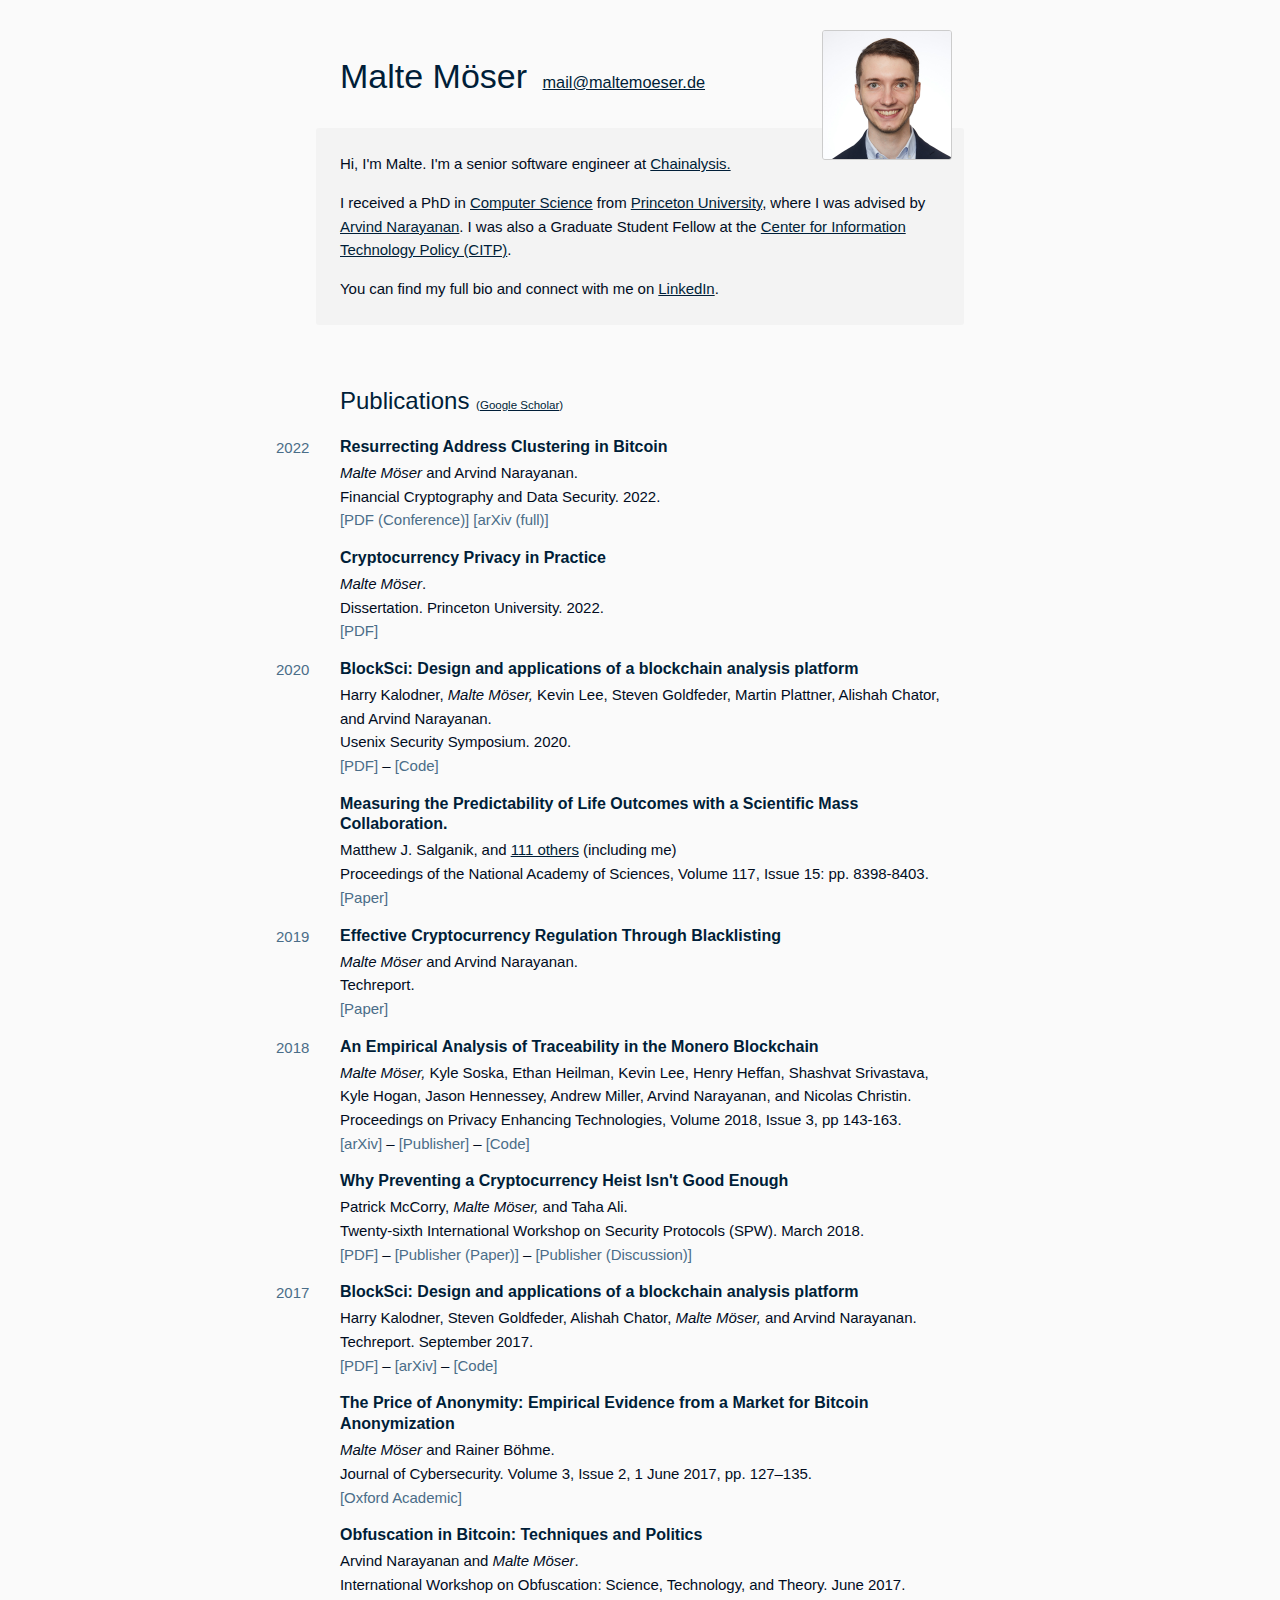
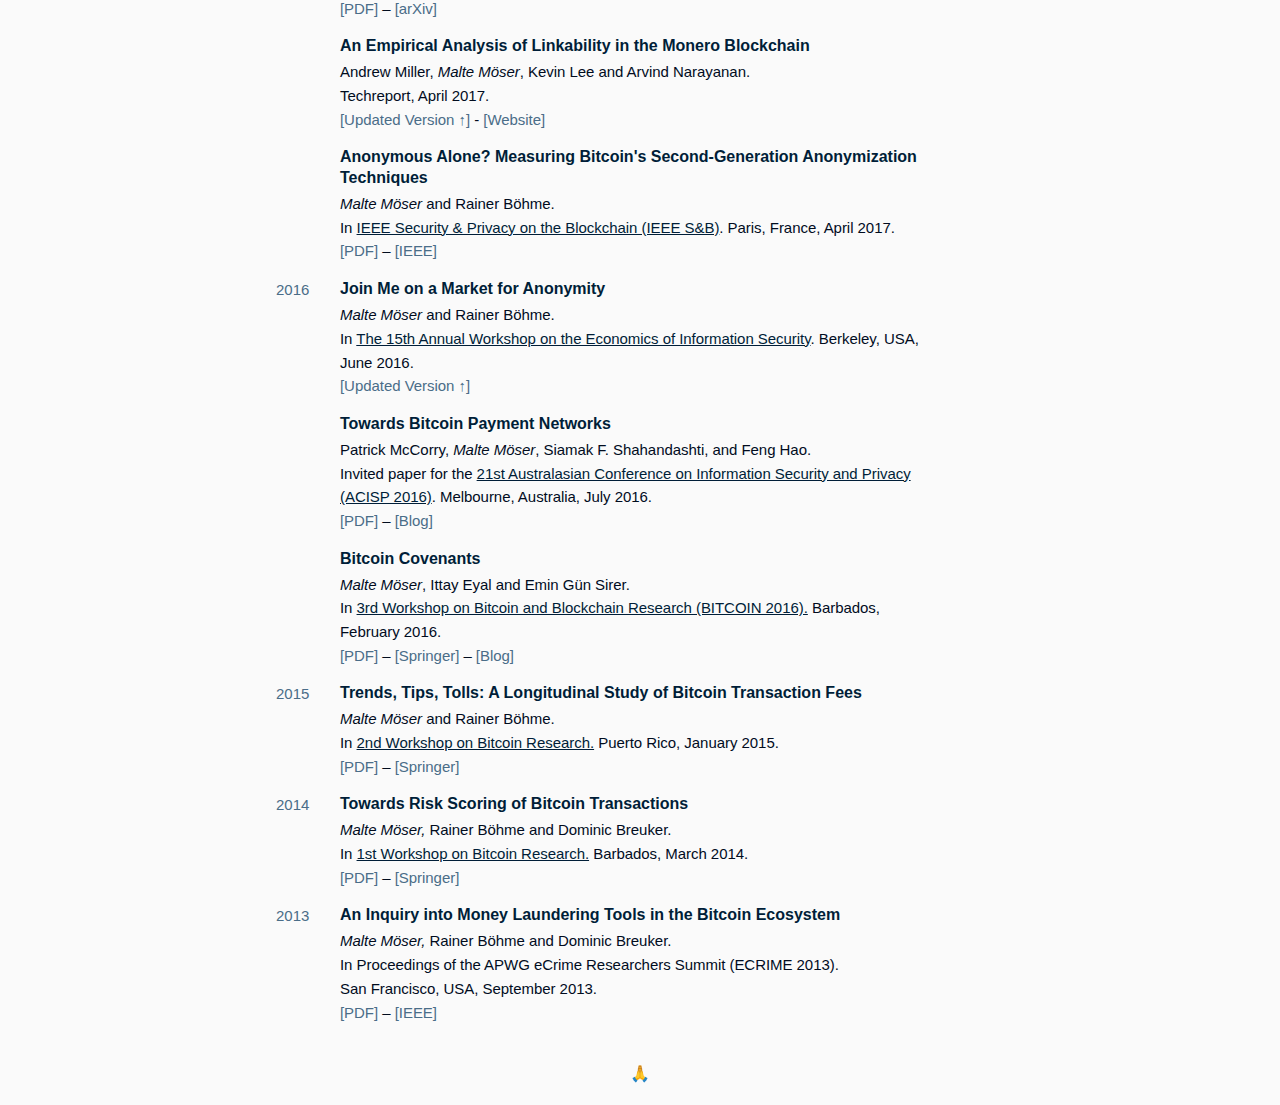
<file: index.htm>
<!DOCTYPE html>
<html lang="en">
<head>
    <!-- Hello there! :) -->
    <meta charset="utf-8">
    <title>Malte Möser</title>
    <meta name="viewport" content="width=device-width, initial-scale=1.0">
    <meta name="description" content="Malte Möser is a senior software engineer at Chainalysis.">
    <meta name="robots" content="index, follow, noarchive">
    <link href="style.css" rel="stylesheet">
</head>
<body>
    <div class="container">
        <header>
            <img src="profilepicture.jpg" alt="Profile picture" class="profile" />
            <h1>Malte Möser <small><a title="mail@maltemoeser.de" href="mailto:mail@maltemoeser.de">mail@maltemoeser.de</a></small></h1>
        </header>

        <section class="highlight">
            <p>
                Hi, I'm Malte. I'm a senior software engineer at <a href="https://www.chainalysis.com/">Chainalysis.</a>
            </p>
            <p>
                I received a PhD in <a href="https://cs.princeton.edu" title="Computer Science at Princeton">Computer Science</a> from <a href="https://princeton.edu" title="Princeton University">Princeton University</a>, where I was advised by <a href="http://randomwalker.info/" title="Arvind Narayanan">Arvind Narayanan</a>. I was also a Graduate Student Fellow at the <a href="https://citp.princeton.edu" title="CITP">Center for Information Technology Policy (CITP)</a>.
            </p>
            <p>
                You can find my full bio and connect with me on <a href="https://www.linkedin.com/in/maltemoeser/">LinkedIn</a>.
            </p>
            </section>

            <section>
                <h2 id="publications">Publications <small>(<a href="https://scholar.google.com/citations?user=2C1TVqkAAAAJ&hl=en">Google Scholar</a>)</small></h2>


                <span class="year first">2022</span>
                <h3>Resurrecting Address Clustering in Bitcoin</h3>
                <p>
                    <em>Malte Möser</em> and Arvind Narayanan.<br />
                    <span class="location">Financial Cryptography and Data Security. 2022.</span><br />
                    <a class="action" href="http://fc22.ifca.ai/preproceedings/87.pdf">[PDF (Conference)]</a> <a class="action" href="https://arxiv.org/abs/2107.05749">[arXiv (full)]</a>
                </p>

                <h3>Cryptocurrency Privacy in Practice</h3>
                <p>
                    <em>Malte Möser</em>.<br />
                    <span class="location">Dissertation. Princeton University. 2022.</span><br />
                    <a class="action" href="http://arks.princeton.edu/ark:/88435/dsp01dj52w7839">[PDF]</a>
                </p>

                <span class="year">2020</span>
                <h3>BlockSci: Design and applications of a blockchain analysis platform</h3>
                <p>
                    Harry Kalodner, <em>Malte Möser,</em> Kevin Lee, Steven Goldfeder, Martin Plattner, Alishah Chator, and Arvind Narayanan.<br />
                    <span class="location">Usenix Security Symposium. 2020.</span><br />
                    <a class="action" href="https://www.usenix.org/system/files/sec20-kalodner.pdf">[PDF]</a> &ndash;
                    <a class="action" href="https://github.com/citp/blocksci">[Code]</a>
                </p>

                <h3>Measuring the Predictability of Life Outcomes with a Scientiﬁc Mass Collaboration.</h3>
                <p>
                    Matthew J. Salganik, and <a href="https://www.pnas.org/content/117/15/8398">111 others</a> (including me)<br />
                    <span class="location">Proceedings of the National Academy of Sciences, Volume 117, Issue 15: pp. 8398-8403.</span></br />
                    <a class="action" href="https://www.pnas.org/content/117/15/8398">[Paper]</a>
                </p>

                <span class="year">2019</span>

                <h3 id="blacklisting-regulation">Effective Cryptocurrency Regulation Through Blacklisting</h3>
                <p>
                    <em>Malte Möser</em> and Arvind Narayanan.<br />
                    <span class="location">Techreport.</span><br />
                    <a class="action" href="https://maltemoeser.de/paper/blacklisting-regulation.pdf">[Paper]</a>
                </p>

                <span class="year">2018</span>

                <h3 id="monero-traceability">An Empirical Analysis of Traceability in the Monero Blockchain</h3>
                <p>
                    <em>Malte Möser,</em> Kyle Soska, Ethan Heilman, Kevin Lee, Henry Heffan, Shashvat Srivastava, Kyle Hogan, Jason Hennessey, Andrew Miller, Arvind Narayanan, and Nicolas Christin.<br />
                    <span class="location">Proceedings on Privacy Enhancing Technologies, Volume 2018, Issue 3, pp 143-163.</span><br />
                    <a class="action" href="https://arxiv.org/abs/1704.04299">[arXiv]</a> &ndash;
                    <a class="action" href="https://doi.org/10.1515/popets-2018-0025">[Publisher]</a> &ndash;
                    <a class="action" href="https://github.com/maltemoeser/moneropaper">[Code]</a>
                </p>

                <h3>Why Preventing a Cryptocurrency Heist Isn't Good Enough</h3>
                <p>
                    Patrick McCorry, <em>Malte Möser,</em> and Taha Ali.<br />
                    <span class="location">Twenty-sixth International Workshop on Security Protocols (SPW). March 2018.</span><br />
                    <a class="action" href="http://www0.cs.ucl.ac.uk/staff/P.McCorry/preventing-cryptocurrency-exchange.pdf">[PDF]</a> &ndash;
                    <a class="action" href="https://link.springer.com/chapter/10.1007/978-3-030-03251-7_27">[Publisher (Paper)]</a> &ndash;
                    <a class="action" href="https://link.springer.com/chapter/10.1007/978-3-030-03251-7_28">[Publisher (Discussion)]</a>
                </p>

                <span class="year">2017</span>
                <h3>BlockSci: Design and applications of a blockchain analysis platform</h3>
                <p>
                    Harry Kalodner, Steven Goldfeder, Alishah Chator, <em>Malte Möser,</em> and Arvind Narayanan.<br />
                    <span class="location">Techreport. September 2017.</span><br />
                    <a class="action" href="https://arxiv.org/pdf/1709.02489.pdf">[PDF]</a> &ndash;
                    <a class="action" href="https://arxiv.org/abs/1709.02489">[arXiv]</a> &ndash;
                    <a class="action" href="https://github.com/citp/blocksci">[Code]</a>
                </p>

                <h3 id="price-anonymity">The Price of Anonymity: Empirical Evidence from a Market for Bitcoin Anonymization</h3>
                <p>
                    <em>Malte Möser</em> and Rainer Böhme.<br />
                    <span class="location">Journal of Cybersecurity. Volume 3, Issue 2, 1 June 2017, pp. 127–135.</span><br />
                    <a class="action" href="https://academic.oup.com/cybersecurity/article/doi/10.1093/cybsec/tyx007/4057584/The-price-of-anonymity-empirical-evidence-from-a?guestAccessKey=71140065-7129-4fbd-90b2-cdb5b07319a0">[Oxford Academic]</a>
                </p>

                <h3>Obfuscation in Bitcoin: Techniques and Politics</h3>
                <p>
                    Arvind Narayanan and <em>Malte Möser</em>.<br />
                    <span class="location">International Workshop on Obfuscation: Science, Technology, and Theory. June 2017.</span><br />
                    <a class="action" href="https://arxiv.org/pdf/1706.05432.pdf">[PDF]</a> &ndash;
                    <a class="action" href="https://arxiv.org/abs/1706.05432">[arXiv]</a>
                </p>

                <h3>An Empirical Analysis of Linkability in the Monero Blockchain</h3>
                <p>
                    Andrew Miller, <em>Malte Möser</em>, Kevin Lee and Arvind Narayanan.<br />
                    <span class="location">Techreport, April 2017.</span><br />
                    <a class="action" href="#monero-traceability">[Updated Version &uarr;]</a> - <a class="action" href="http://monerolink.com">[Website]</a>
                </p>

                <h3>Anonymous Alone? Measuring Bitcoin's Second-Generation Anonymization Techniques</h3>
                <p>
                    <em>Malte Möser</em> and Rainer Böhme.<br />
                    <span class="location">In <a href="http://prosecco.gforge.inria.fr/ieee-blockchain2016/">IEEE Security &amp; Privacy on the Blockchain (IEEE S&amp;B)</a>. Paris, France, April 2017.</span><br />
                    <a class="action" href="http://informationsecurity.uibk.ac.at/pdfs/MB2017_AnonymousAlone.pdf">[PDF]</a> &ndash; <a class="action" href="http://ieeexplore.ieee.org/document/7966968/">[IEEE]</a>
                </p>

                <span class="year">2016</span>
                <h3>Join Me on a Market for Anonymity</h3>
                <p>
                    <em>Malte Möser</em> and Rainer Böhme.<br />
                    <span class="location">In <a href="http://weis2016.econinfosec.org">The 15th Annual Workshop on the Economics of Information Security</a>. Berkeley, USA, June 2016.</span>
                    <br />
                    <a class="action" href="#price-anonymity">[Updated Version &uarr;]</a>
                </p>

                <h3>Towards Bitcoin Payment Networks</h3>
                <p>
                    Patrick McCorry, <em>Malte Möser</em>, Siamak F. Shahandashti, and Feng Hao.<br />
                    <span class="location">Invited paper for the <a href="http://nsclab.org/acisp2016/" title="ACISP 2016">21st Australasian Conference on Information Security and Privacy (ACISP 2016)</a>. Melbourne, Australia, July 2016.</span>
                    <br />
                    <a class="action" href="http://homepages.cs.ncl.ac.uk/patrick.mc-corry/paymentnetworks.pdf">[PDF]</a> &ndash; <a class="action" href="https://blogs.ncl.ac.uk/security/2016/04/25/towards-bitcoin-payment-networks/">[Blog]</a>
                </p>

                <h3>Bitcoin Covenants</h3>
                <p>
                    <em>Malte Möser</em>, Ittay Eyal and Emin Gün Sirer.<br />
                    <span class="location">In <a href="http://fc16.ifca.ai/bitcoin/">3rd Workshop on Bitcoin and Blockchain Research (BITCOIN 2016).</a> Barbados, February 2016.</span>
                    <br />
                    <a class="action" href="https://maltemoeser.de/paper/covenants.pdf">[PDF]</a> &ndash; <a class="action" href="https://link.springer.com/chapter/10.1007/978-3-662-53357-4_9">[Springer]</a> &ndash; <a class="action" href="http://hackingdistributed.com/2016/02/26/how-to-implement-secure-bitcoin-vaults/">[Blog]</a>
                </p>

                <span class="year">2015</span>
                <h3>Trends, Tips, Tolls: A Longitudinal Study of Bitcoin Transaction Fees</h3>
                <p>
                    <em>Malte Möser</em> and Rainer Böhme.<br />
                    <span class="location">In <a href="http://fc15.ifca.ai/bitcoin/">2nd Workshop on Bitcoin Research.</a> Puerto Rico, January 2015.</span>
                    <br />
                    <a class="action" href="https://maltemoeser.de/paper/transaction-fees.pdf">[PDF]</a> &ndash; <a class="action" href="http://link.springer.com/chapter/10.1007/978-3-662-48051-9_2">[Springer]</a>
                </p>

                <span class="year">2014</span>
                <h3>Towards Risk Scoring of Bitcoin Transactions</h3>
                <p>
                    <em>Malte Möser,</em> Rainer Böhme and Dominic Breuker.<br />
                    <span class="location">In <a href="http://fc14.ifca.ai/bitcoin/">1st Workshop on Bitcoin Research.</a> Barbados, March 2014.</span><br />
                    <a class="action" href="https://maltemoeser.de/paper/risk-scoring.pdf">[PDF]</a> &ndash; <a class="action" href="http://link.springer.com/chapter/10.1007/978-3-662-44774-1_2">[Springer]</a>
                </p>

                <span class="year">2013</span>
                <h3>An Inquiry into Money Laundering Tools in the Bitcoin Ecosystem</h3>
                <p>
                    <em>Malte Möser,</em> Rainer Böhme and Dominic Breuker.<br />
                    <span class="location">In Proceedings of the APWG eCrime Researchers Summit (ECRIME 2013). San&nbsp;Francisco, USA, September 2013.</span><br />
                    <a class="action" href="https://maltemoeser.de/paper/money-laundering.pdf">[PDF]</a> &ndash; <a class="action" href="http://ieeexplore.ieee.org/xpls/abs_all.jsp?arnumber=6805780">[IEEE]</a>
                </p>

            </section>

            <!-- <section>
                <h2 id="teaching">Teaching</h2>

                <h3>Graduate Student Teaching Assistant Award</h3>
                <p>Department of Computer Science, Princeton University. June 2018.</p>

                <h3>COS 461: Computer Networks</h3>
                <p>Spring 2018, Princeton University, <a class="action" href="https://www.cs.princeton.edu/courses/archive/spring18/cos461/index.html">[Website]</a></p>

                <h3>COS 432: Information Security</h3>
                <p>Fall 2017, Princeton University, <a class="action" href="https://www.cs.princeton.edu/courses/archive/fall17/cos432/index.html">[Website]</a></p>
            </section>

            <section>
                <h2 id="talks">Talks</h2>

                <span class="year first">2020</span>
                <h3>BlockSci: Design and applications of a blockchain analysis platform</h3>
                <p><em>Usenix Security Symposium. </em>Virtual presentation. August 2020.</p>

                <span class="year">2019</span>

                <h3>Effective Cryptocurrency Regulation Through Blacklisting</h3>
                <p><em>UBRI Connect</em>, Berkeley, CA, USA. October 2019.</p>

                <h3>Towards Better Privacy With Monero</h3>
                <p><em><a href="https://blockchain.kcl.ac.uk/cryptocurrencyclass/">Cryptocurrencies and Distributed Ledger Class 2019</a></em>, King's College London, UK (Remote Talk). February 2019. <a class="action" href="https://maltemoeser.de/slides/2019-02-26-monero-lecture.pdf">[Slides]</a></p>

                <span class="year">2018</span>

                <h3>Towards Better Privacy With Monero</h3>
                <p><em><a href="https://www.ait.ac.at/en/about-the-ait/center/center-for-digital-safety-security/fairs-events/symposium-on-post-bitcoin-cryptocurrencies/">Symposium on Post-Bitcoin Cryptocurrencies</a></em>, Vienna, Austria. October 2018. <a class="action" href="https://maltemoeser.de/slides/2018-10-19-monero-privacy.pdf">[Slides]</a></p>

                <h3>An Empirical Analysis of Traceability in the Monero Blockchain</h3>
                <p><em><a href="https://www.petsymposium.org/2018/index.php">Privacy Enhancing Technologies Symposium (PETS)</a></em>, Barcelona, Spain. July 2018. <a class="action" href="https://maltemoeser.de/slides/2018-07-26-pets.pdf">[Slides]</a></p>

                <h3>Empirical Blockchain Analysis</h3>
                <p><em><a href="https://zicklincenter.wharton.upenn.edu/regtech/">Wharton Reg@Tech: Regulatory Approaches to Cryptocurrencies and Token Sales</a></em>, Wharton School, University of Pennsylvania, PA. March 2018.</p>

                <h3>Cryptocurrency privacy: research-based guidelines for protocol designers.</h3>
                <p><em><a href="https://cyber.stanford.edu/bpase18">Blockchain Protocol Analysis and Security Engineering (BPASE)</a></em>, Stanford University, CA. January 2018. <a class="action" href="https://www.youtube.com/watch?v=qpn9ICem5wk">[Video]</a></p>

                <span class="year">2017</span>

                <h3>Anonymous Alone? On the Anonymity of Cryptographic Currencies</h3>
                <p><em>Lunchtime Seminar,</em> Department of Computer Science, University of Innsbruck, Austria. December 2017.</p>

                <h3>Anonymous Alone? Measuring Bitcoin's Second-Generation Anonymization Techniques</h3>
                <p><em><a href="http://prosecco.gforge.inria.fr/ieee-blockchain2016/">IEEE Security &amp; Privacy on the Blockchain (IEEE S&amp;B)</a></em>, Paris, France. April 2017.</p>

                <h3>Obfuscation in Bitcoin: Techniques and Politics</h3>
                <p><em><a href="http://www.obfuscationworkshop.io/">International Workshop on Obfuscation,</a></em> New York City, NY. April 2017. Joint presentation with Arvind Narayanan.</p>

                <span class="year">2016</span>

                <h3>Join Me on a Market for Anonymity</h3>
                <p><em><a href="http://weis2016.econinfosec.org/">15th Annual Workshop on the Economics of Information Security,</a></em> Berkeley, CA. June 2016.</p>

                <h3>Bitcoin Covenants</h3>
                <p><em><a href="https://bitcoinschool.gr">IACR Summer School on Blockchain Technologies,</a></em> Corfu. May 2016.</p>

                <h3>Bitcoin Covenants</h3>
                <p><em><a href="http://fc16.ifca.ai/bitcoin/">3rd Workshop on Bitcoin and Blockchain Research,</a></em> Barbados. February 2016.</p>

                <span class="year">2015</span>

                <h3>Bitcoin im Visier: Herausforderungen und Potenziale kryptografischer Währungen</h3>
                <p><em>Deutsches Forschungsnetz (DFN).</em> Bonn, Germany. December 2015.</p>

                <h3>From Blockchain to Consensus: Design and Challenges of Cryptographic Currencies.</h3>
                <p><em>CoCo Seminar Series, University of Binghamton,</em> Binghamton, NY. October 2015. <a class="action" href="https://vimeo.com/143186595">[Video]</a></p>

                <h3>Trends, Tips, Tolls: A Longitudinal Study of Bitcoin Transaction Fees</h3>
                <p><em>2nd Workshop on Bitcoin Research,</em> Puerto Rico. January 2015.</p>

                <span class="year">2014</span>

                <h3>Bitcoin: Prinzipien und Herausforderungen.</h3>
                <p><em>Verbraucherzentrale Bundesverband,</em> Kassel, Germany. September 2014.</p>

                <h3>Towards Risk Scoring of Bitcoin Transactions</h3>
                <p><em>1st Workshop on Bitcoin Research,</em> Barbados. March 2014.</p>

                <span class="year">2013</span>

                <h3>Von Pseudonymität und Anonymität – kann man Bitcoins zurückverfolgen?</h3>
                <p><em>Bitcoin-Konferenz,</em> Cologne, Germany. October 2013.</p>

                <h3>An Inquiry into Money Laundering Tools in the Bitcoin Ecosystem</h3>
                <p><em>APWG eCrime Researchers Summit,</em> San Francisco, CA. September 2013.</p>

            </section> -->

            <!---
            <section>

            <h2>Articles &amp; Press</h2>

            <p>
                <a href="https://www.zukunftsinstitut.de/artikel/tup-digital/06-innovation-gap/01-longreads/bitcoin-auf-innovation-programmiert/">Bitcoin: Auf Innovation programmiert</a><br />
                Zukunftsinstitut, January 2016.
            </p>

            <p>
                <a href="http://bitcoinblog.de/2014/07/02/ich-glaube-dass-der-bitcoin-seine-nische-finden-wird/">Ich glaube, dass der Bitcoin seine Nische finden wird</a><br />
                BitcoinBlog.de, July 2014.
            </p>

            <p>
                <a href="http://ecrimeresearch.org/ecrimeblog/money-laundering-bitcoin">An Inquiry into Money Laundering Tools in the Bitcoin Ecosystem</a><br />
                APWG eCrime blog, July 2014.
            </p>

            <p>
                <a href="http://www.heise.de/newsticker/meldung/Bitcoin-Konferenz-in-Deutschland-Anonymitaet-und-E-Commerce-1984135.html">Bitcoin-Konferenz in Deutschland: Anonymität und E-Commerce</a><br />
                heise online, October 2013.
            </p>
        </section>
        -->

        <footer>
            🙏
        </footer>
    </div>
</body>
</html>
</file>
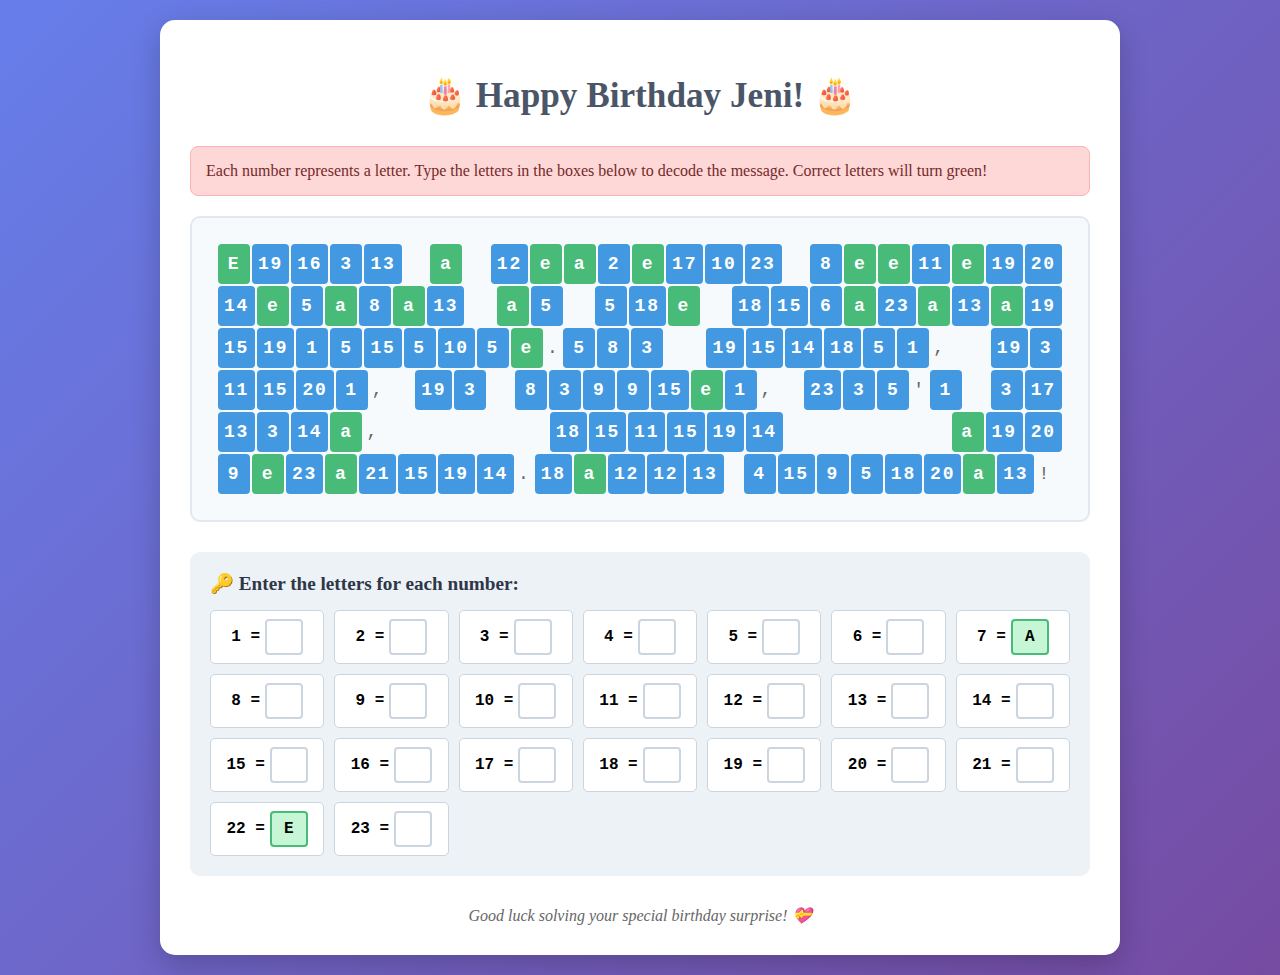
<file: birthday_puzzle.html>
<!DOCTYPE html>
<html lang="en">
<head>
    <meta charset="UTF-8">
    <meta name="viewport" content="width=device-width, initial-scale=1.0">
    <title>Birthday Message Puzzle</title>
    <style>
        body {
            font-family: 'Georgia', serif;
            background: linear-gradient(135deg, #667eea 0%, #764ba2 100%);
            min-height: 100vh;
            margin: 0;
            padding: 20px;
            display: flex;
            flex-direction: column;
            align-items: center;
        }
        
        .container {
            background: white;
            border-radius: 15px;
            padding: 30px;
            box-shadow: 0 10px 30px rgba(0,0,0,0.2);
            max-width: 900px;
            width: 100%;
        }
        
        h1 {
            text-align: center;
            color: #4a5568;
            margin-bottom: 30px;
            font-size: 2.2em;
        }
        
        .puzzle-text {
            font-family: 'Courier New', monospace;
            font-size: 18px;
            line-height: 2;
            background: #f7fafc;
            padding: 25px;
            border-radius: 10px;
            border: 2px solid #e2e8f0;
            margin-bottom: 30px;
            word-spacing: 0.3em;
            letter-spacing: 0.1em;
            text-align: justify;
        }
        
        .punctuation {
            display: inline-block;
            color: #666;
            font-weight: normal;
            padding: 2px 2px;
            margin: 1px;
        }
        
        .number {
            display: inline-block;
            background: #4299e1;
            color: white;
            padding: 2px 6px;
            border-radius: 4px;
            font-weight: bold;
            min-width: 20px;
            text-align: center;
            margin: 1px;
        }
        
        .letter {
            display: inline-block;
            background: #48bb78;
            color: white;
            padding: 2px 6px;
            border-radius: 4px;
            font-weight: bold;
            min-width: 20px;
            text-align: center;
            margin: 1px;
        }
        
        .space {
            display: inline-block;
            width: 15px;
        }
        
        .key-section {
            background: #edf2f7;
            padding: 20px;
            border-radius: 10px;
            margin-top: 20px;
        }
        
        .key-title {
            font-weight: bold;
            color: #2d3748;
            margin-bottom: 15px;
            font-size: 1.2em;
        }
        
        .key-grid {
            display: grid;
            grid-template-columns: repeat(auto-fit, minmax(100px, 1fr));
            gap: 10px;
            font-family: 'Courier New', monospace;
            font-weight: bold;
        }
        
        .key-item {
            background: white;
            padding: 8px;
            border-radius: 5px;
            text-align: center;
            border: 1px solid #cbd5e0;
            display: flex;
            align-items: center;
            justify-content: center;
            gap: 5px;
        }
        
        .key-input {
            width: 30px;
            height: 30px;
            text-align: center;
            border: 2px solid #cbd5e0;
            border-radius: 4px;
            font-family: 'Courier New', monospace;
            font-weight: bold;
            font-size: 16px;
            text-transform: uppercase;
        }
        
        .key-input.correct {
            background: #c6f6d5;
            border-color: #48bb78;
        }
        
        .key-input.incorrect {
            background: #fed7d7;
            border-color: #e53e3e;
        }
        
        .instructions {
            background: #fed7d7;
            border: 1px solid #feb2b2;
            border-radius: 8px;
            padding: 15px;
            margin-bottom: 20px;
            color: #742a2a;
        }
        
        .success-message {
            background: #c6f6d5;
            border: 1px solid #48bb78;
            border-radius: 8px;
            padding: 15px;
            margin-top: 20px;
            color: #276749;
            text-align: center;
            font-weight: bold;
            display: none;
        }
    </style>
</head>
<body>
    <div class="container">
        <h1>🎂 Happy Birthday Jeni! 🎂</h1>
        
        <div class="instructions">
            Each number represents a letter. Type the letters in the boxes below to decode the message. Correct letters will turn green!
        </div>
        
        <div class="puzzle-text" id="puzzleText">
            <!-- Puzzle will be populated by JavaScript -->
        </div>
        
        <div class="success-message" id="successMessage">
            🎉 Congratulations! You've solved the puzzle! 🎉
        </div>
        
        <div class="key-section">
            <div class="key-title">🔑 Enter the letters for each number:</div>
            <div class="key-grid" id="keyGrid">
                <!-- Key inputs will be populated by JavaScript -->
            </div>
        </div>
        
        <div style="text-align: center; margin-top: 30px; color: #666; font-style: italic;">
            Good luck solving your special birthday surprise! 💝
        </div>
    </div>

    <script>
        const message = "Enjoy a peaceful weekend getaway at the Himalayan Institute. Two nights, no kids, no worries, lot's of yoga, hiking and relaxing. Happy Birthday!";
        const revealedLetters = ['a', 'e']; // Letters that are shown from the start
        
        // Create mapping of letters to numbers
        const letterToNumber = {};
        const numberToLetter = {};
        const uniqueLetters = [...new Set(message.toLowerCase().replace(/[^a-z]/g, '').split(''))];
        
        // Create random number assignments for letters
        const availableNumbers = Array.from({length: uniqueLetters.length}, (_, i) => i + 1);
        // Shuffle the numbers randomly
        for (let i = availableNumbers.length - 1; i > 0; i--) {
            const j = Math.floor(Math.random() * (i + 1));
            [availableNumbers[i], availableNumbers[j]] = [availableNumbers[j], availableNumbers[i]];
        }
        
        uniqueLetters.forEach((letter, index) => {
            const number = availableNumbers[index];
            letterToNumber[letter] = number;
            numberToLetter[number] = letter;
        });
        
        // Track user guesses
        const userGuesses = {};
        
        // Initialize revealed letters
        revealedLetters.forEach(letter => {
            userGuesses[letterToNumber[letter]] = letter;
        });
        
        function renderPuzzle() {
            const puzzleDiv = document.getElementById('puzzleText');
            puzzleDiv.innerHTML = '';
            
            const sentences = message.split('. ');
            
            sentences.forEach((sentence, sentenceIndex) => {
                if (sentenceIndex > 0) {
                    // Add period and space from previous sentence
                    puzzleDiv.appendChild(createSpan('punctuation', '. '));
                }
                
                const words = sentence.split(' ');
                
                words.forEach((word, wordIndex) => {
                    const wordSpan = document.createElement('span');
                    wordSpan.style.whiteSpace = 'nowrap';
                    wordSpan.style.display = 'inline-block';
                    
                    for (let i = 0; i < word.length; i++) {
                        const char = word[i];
                        if (/[a-zA-Z]/.test(char)) {
                            const lowerChar = char.toLowerCase();
                            const number = letterToNumber[lowerChar];
                            
                            if (userGuesses[number]) {
                                // Show the letter (either revealed or correctly guessed)
                                wordSpan.appendChild(createSpan('letter', char === char.toUpperCase() ? userGuesses[number].toUpperCase() : userGuesses[number]));
                            } else {
                                // Show the number
                                wordSpan.appendChild(createSpan('number', number.toString()));
                            }
                        } else {
                            // Punctuation - use simpler style
                            wordSpan.appendChild(createSpan('punctuation', char));
                        }
                    }
                    
                    puzzleDiv.appendChild(wordSpan);
                    
                    // Add space after word (except for last word in sentence)
                    if (wordIndex < words.length - 1) {
                        puzzleDiv.appendChild(document.createTextNode(' '));
                    }
                });
            });
        }
        
        function createSpan(className, text) {
            const span = document.createElement('span');
            span.className = className;
            span.textContent = text;
            return span;
        }
        
        function renderKeyGrid() {
            const keyGrid = document.getElementById('keyGrid');
            keyGrid.innerHTML = '';
            
            // Get all numbers that appear in the puzzle (excluding punctuation)
            const numbersInPuzzle = new Set();
            for (let char of message) {
                if (/[a-zA-Z]/.test(char)) {
                    numbersInPuzzle.add(letterToNumber[char.toLowerCase()]);
                }
            }
            
            // Sort numbers in numerical order for the key
            [...numbersInPuzzle].sort((a, b) => a - b).forEach(number => {
                const keyItem = document.createElement('div');
                keyItem.className = 'key-item';
                
                const label = document.createElement('span');
                label.textContent = `${number} = `;
                
                const input = document.createElement('input');
                input.className = 'key-input';
                input.type = 'text';
                input.maxLength = 1;
                input.dataset.number = number;
                
                if (userGuesses[number]) {
                    input.value = userGuesses[number].toUpperCase();
                    input.className += ' correct';
                    if (revealedLetters.includes(userGuesses[number])) {
                        input.readOnly = true;
                    }
                }
                
                input.addEventListener('input', handleInput);
                
                keyItem.appendChild(label);
                keyItem.appendChild(input);
                keyGrid.appendChild(keyItem);
            });
        }
        
        function handleInput(event) {
            const input = event.target;
            const number = parseInt(input.dataset.number);
            const guess = input.value.toLowerCase();
            
            if (guess && /[a-z]/.test(guess)) {
                const correctLetter = numberToLetter[number];
                
                if (guess === correctLetter) {
                    userGuesses[number] = guess;
                    input.className = 'key-input correct';
                    renderPuzzle();
                    checkCompletion();
                } else {
                    input.className = 'key-input incorrect';
                    setTimeout(() => {
                        input.value = '';
                        input.className = 'key-input';
                    }, 1000);
                }
            } else if (guess === '') {
                if (!revealedLetters.includes(numberToLetter[number])) {
                    delete userGuesses[number];
                    input.className = 'key-input';
                    renderPuzzle();
                }
            }
        }
        
        function checkCompletion() {
            const allNumbers = new Set();
            for (let char of message) {
                if (/[a-zA-Z]/.test(char)) {
                    allNumbers.add(letterToNumber[char.toLowerCase()]);
                }
            }
            
            const solvedNumbers = Object.keys(userGuesses).map(n => parseInt(n));
            
            if (allNumbers.size === solvedNumbers.length) {
                document.getElementById('successMessage').style.display = 'block';
            }
        }
        
        // Initialize the puzzle
        renderPuzzle();
        renderKeyGrid();
    </script>
</body>
</html>
</file>
<file: style.css>
/**
* Eric Meyer's Reset CSS v2.0 (http://meyerweb.com/eric/tools/css/reset/)
* http://cssreset.com
*/
html, body, div, span, applet, object, iframe,
h1, h2, h3, h4, h5, h6, p, blockquote, pre,
a, abbr, acronym, address, big, cite, code,
del, dfn, em, img, ins, kbd, q, s, samp,
small, strike, strong, sub, sup, tt, var,
b, u, i, center,
dl, dt, dd, ol, ul, li,
fieldset, form, label, legend,
table, caption, tbody, tfoot, thead, tr, th, td,
article, aside, canvas, details, embed,
figure, figcaption, footer, header, hgroup,
menu, nav, output, ruby, section, summary,
time, mark, audio, video {
    margin: 0;
    padding: 0;
    border: 0;
    font-size: 100%;
    vertical-align: baseline;
}
/* HTML5 display-role reset for older browsers */
article, aside, details, figcaption, figure,
footer, header, hgroup, menu, nav, section {display: block;}
body {line-height: 1;}
ol, ul {list-style: none;}
blockquote, q {quotes: none;}
blockquote:before, blockquote:after,
q:before, q:after {
	content: '';
	content: none;
}
table {
	border-collapse: collapse;
	border-spacing: 0;
}

/* Main */
body {
	background: #fafafa;
	color:#010c1e;
	font-family: -apple-system,".SFNSDisplay-Regular","Helvetica Neue","Roboto","Segoe UI",sans-serif;
}

section.highlight {
    background: #f3f3f3;
    border-radius: 3px;
    padding: 24px;
    margin: 24px -24px 60px -24px;
}
section.highlight p:last-child {
    margin-bottom: 0px;
}

h1, h2, h3 {
	color: #001e38;
	margin: 1em 0 0.2em 0;
	line-height: 1.3em;
}
h1, h2{
    font-family: -apple-system,".SFNSDisplay-Light","Helvetica Neue","Roboto","Segoe UI",sans-serif;
    font-weight: normal;
}
h1{
	font-size:34px;
    margin-bottom: 24px;
}
h2{
	font-size:24px;
	margin-top: 1.5em;
}
h3{
	font-size: 16px;
    font-family: -apple-system,".SFNSDisplay-Bold","Helvetica Neue","Roboto","Segoe UI",sans-serif;
}
h3:target {
    background-color: #FFF8B5;
}
small{
    font-size: 48%!important;
}
h1 small {
    padding-left: 6px;
}
p, ul{
	font-weight: 400;
    font-style: normal;
    font-size: 15px;
    line-height: 1.58;
    letter-spacing: -0.003em;
	margin-bottom: 1em;
}
li{
	list-style: inside disc;
}
a{
	color: #001e38;
}
#navigation {
    color: #777;
    font-size: 12px;
    margin-top: 20px;
    text-align: center;
}
#navigation a {
    color: #777;
    padding: 1px;
}
#navigation a:hover {
    color: #555;
}
.profile {
    border:  1px solid #ccc;
    border-radius:  3px;
    float: right;
    width: 128px;
    height: 128px;
    margin: 0 0 6px 6px;
    position: relative;
    right: -12px;
    top: -24px;
}
a.action{
	color: #4a6d88;
    text-decoration: none;
}
a.action:hover {
    border-bottom: 1px solid;
}
.clear{
	clear:both;
}
.container{
	padding:20px;
	max-width:600px;
	margin: 0 auto;
}
.year{
    color: #4a6d88;
    position: relative;
    display: inline;
    float: left;
    font-size: 15px;
    height: 0px;
    line-height: 0;
    left: -64px;
    bottom: -12px;
}
.year.first{
    bottom: -22px;
}
.credits{
	bottom:10px;
	font-size:10px;
	right:70px;
	position:absolute;
}
footer {
    line-height: 1.3em;
    margin-top: 40px;
    text-align: center;
}
#aheu a {
    text-decoration: none;
}

.animated {
    animation-duration: 1.5s;
    animation-fill-mode: both;
    animation-timing-function: ease-in-out;
    animation-iteration-count: 3;
    animation-name: bounce;
}

@keyframes bounce {
    0%, 20%, 50%, 80%, 100% {transform: translateY(0);}
    40% {transform: translateY(-30px);}
    60% {transform: translateY(-15px);}
}

@media all and (min-width: 1024px) {
  body {
    background-size: 100%;
  }
}
</file>
